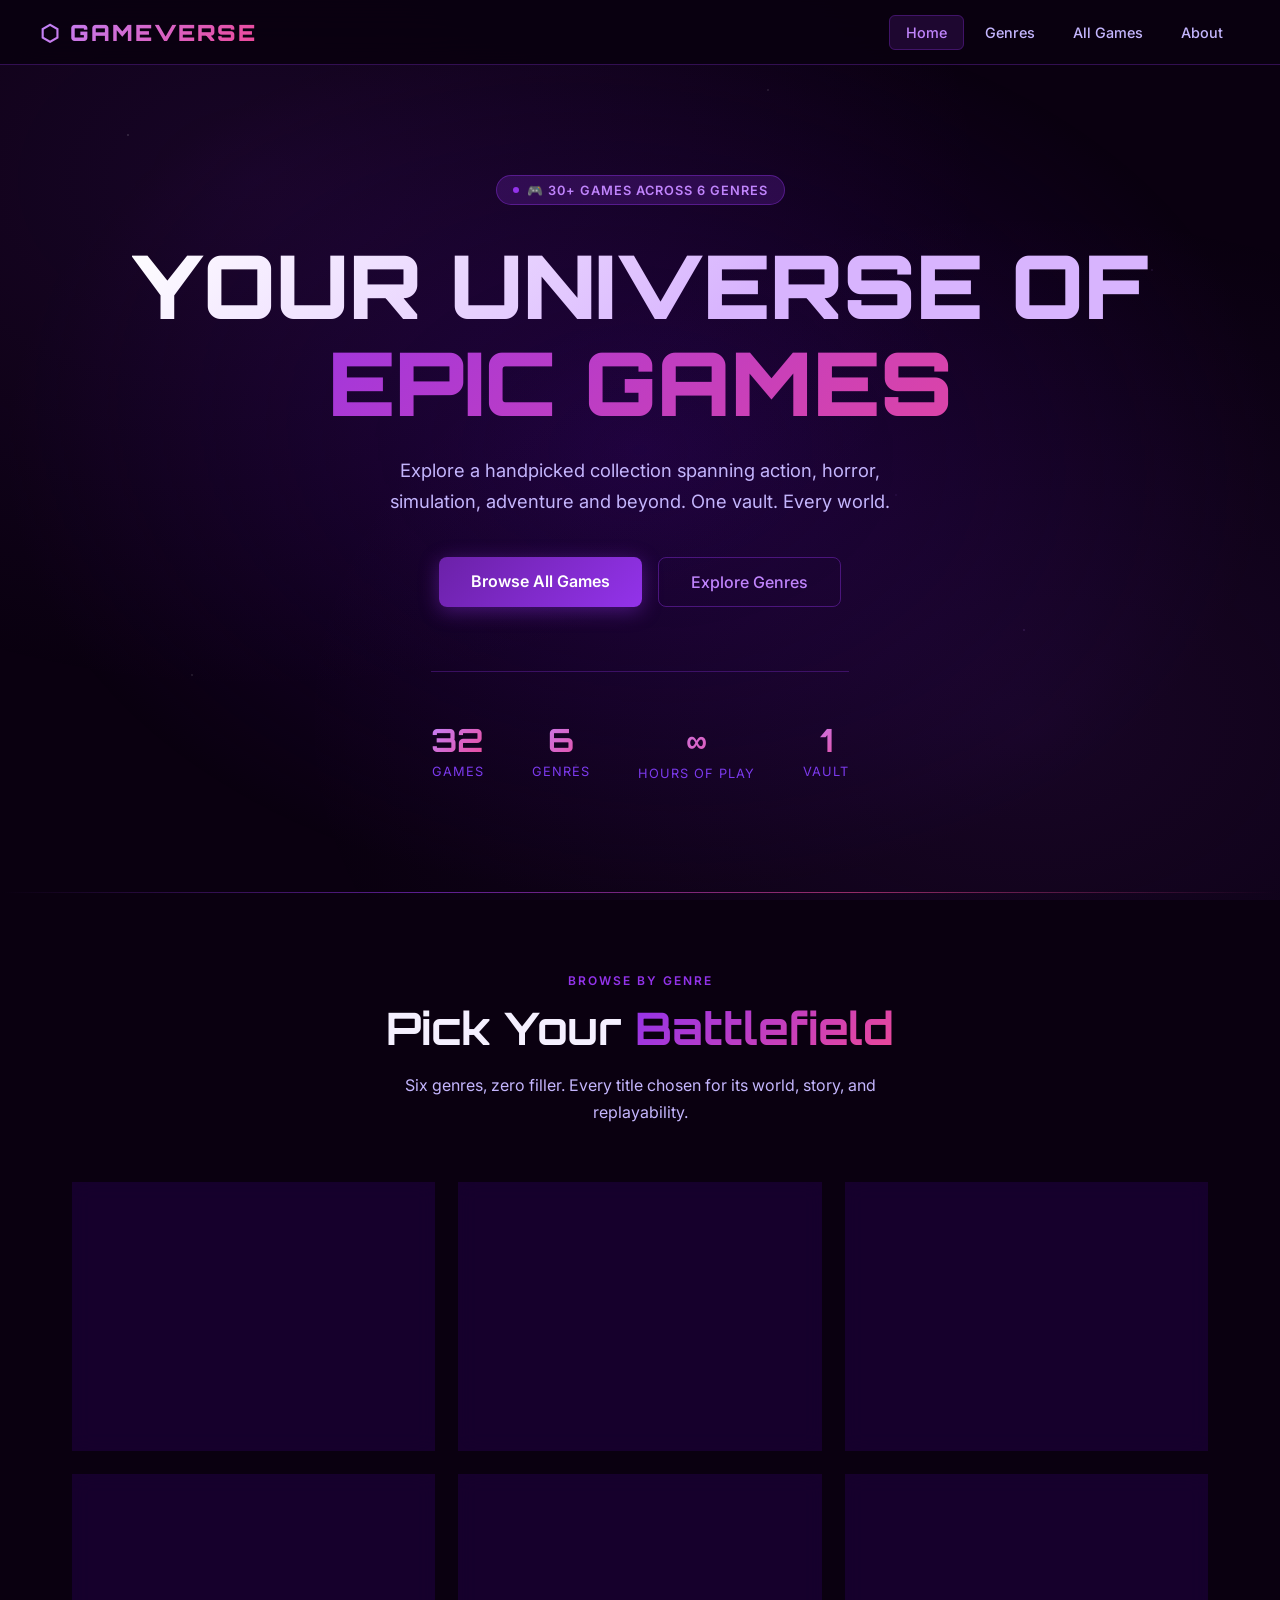
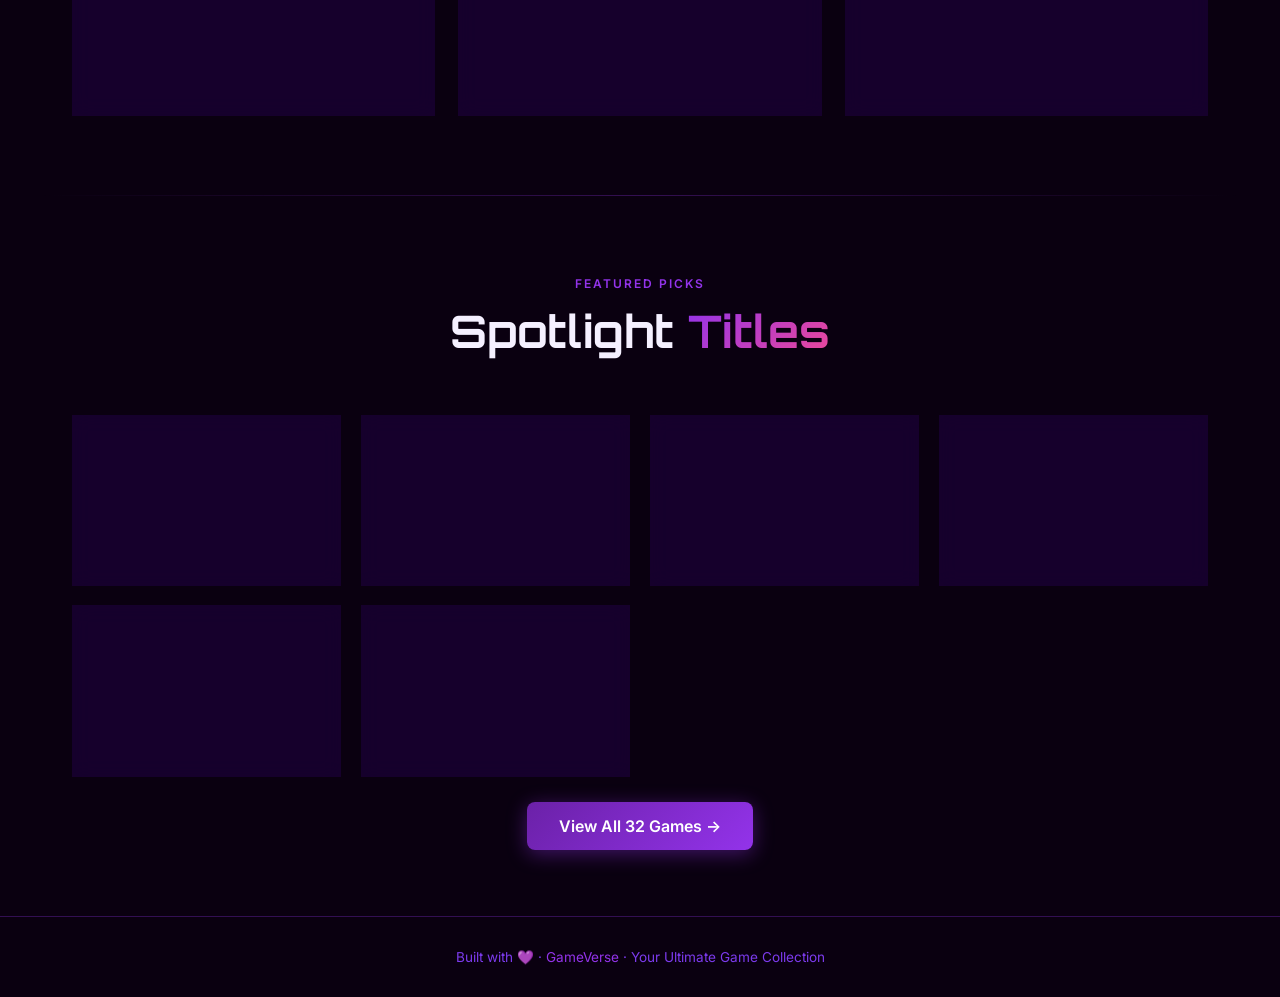
<file: index.html>
<!DOCTYPE html>
<html lang="en">
<head>
  <meta charset="UTF-8"/>
  <meta name="viewport" content="width=device-width, initial-scale=1.0"/>
  <title>GameVerse — The Ultimate Game Collection</title>
  <link rel="stylesheet" href="style.css"/>
</head>
<body>
 
<nav>
  <div class="nav-inner">
    <a href="index.html" class="nav-logo">⬡ GAMEVERSE</a>
    <ul class="nav-links">
      <li><a href="index.html" class="active">Home</a></li>
      <li><a href="genres.html">Genres</a></li>
      <li><a href="games.html">All Games</a></li>
      <li><a href="about.html">About</a></li>
    </ul>
  </div>
</nav>
 
<main>
  <section class="hero">
    <div class="hero-badge">🎮 30+ Games Across 6 Genres</div>
    <h1>
      <span class="line1">YOUR UNIVERSE OF</span>
      <span class="line2">EPIC GAMES</span>
    </h1>
    <p>Explore a handpicked collection spanning action, horror, simulation, adventure and beyond. One vault. Every world.</p>
    <div class="hero-actions">
      <a href="games.html" class="btn-primary">Browse All Games</a>
      <a href="genres.html" class="btn-secondary">Explore Genres</a>
    </div>
    <div class="stats-bar">
      <div class="stat-item">
        <div class="stat-number">32</div>
        <div class="stat-label">Games</div>
      </div>
      <div class="stat-item">
        <div class="stat-number">6</div>
        <div class="stat-label">Genres</div>
      </div>
      <div class="stat-item">
        <div class="stat-number">∞</div>
        <div class="stat-label">Hours of Play</div>
      </div>
      <div class="stat-item">
        <div class="stat-number">1</div>
        <div class="stat-label">Vault</div>
      </div>
    </div>
  </section>
 
  <div class="glow-line"></div>
 
  <section class="section">
    <div class="section-header reveal">
      <div class="section-label">Browse by genre</div>
      <h2 class="section-title">Pick Your <span>Battlefield</span></h2>
      <p class="section-desc">Six genres, zero filler. Every title chosen for its world, story, and replayability.</p>
    </div>
    <div class="genre-grid">
 
      <a href="genres.html#action" class="genre-card reveal" style="--genre-color: linear-gradient(90deg, #ef4444, #f97316)">
        <span class="genre-icon">⚔️</span>
        <div class="genre-name">Action</div>
        <div class="genre-count">5 Games</div>
        <div class="genre-games-preview">
          <span class="game-pill">Morbid Metal</span>
          <span class="game-pill">The Finals</span>
          <span class="game-pill">Call of Duty</span>
          <span class="game-pill">Delta Force</span>
          <span class="game-pill">Genshin Impact</span>
        </div>
      </a>
 
      <a href="genres.html#adventure" class="genre-card reveal" style="--genre-color: linear-gradient(90deg, #22c55e, #06b6d4)">
        <span class="genre-icon">🗺️</span>
        <div class="genre-name">Adventure</div>
        <div class="genre-count">6 Games</div>
        <div class="genre-games-preview">
          <span class="game-pill">Final Fantasy</span>
          <span class="game-pill">Wuthering Waves</span>
          <span class="game-pill">Hogwarts Legacy</span>
          <span class="game-pill">Tomb Raider</span>
          <span class="game-pill">One Piece: Warriors</span>
          <span class="game-pill">Uncharted</span>
        </div>
      </a>
 
      <a href="genres.html#horror" class="genre-card reveal" style="--genre-color: linear-gradient(90deg, #6b7280, #374151)">
        <span class="genre-icon">💀</span>
        <div class="genre-name">Horror</div>
        <div class="genre-count">5 Games</div>
        <div class="genre-games-preview">
          <span class="game-pill">Resident Evil</span>
          <span class="game-pill">Don't Starve Together</span>
          <span class="game-pill">Phasmophobia</span>
          <span class="game-pill">Backrooms</span>
          <span class="game-pill">Poppy Playtime</span>
        </div>
      </a>
 
      <a href="genres.html#simulation" class="genre-card reveal" style="--genre-color: linear-gradient(90deg, #06b6d4, #3b82f6)">
        <span class="genre-icon">🌿</span>
        <div class="genre-name">Simulation</div>
        <div class="genre-count">5 Games</div>
        <div class="genre-games-preview">
          <span class="game-pill">Stardew Valley</span>
          <span class="game-pill">Raft</span>
          <span class="game-pill">House Flipper</span>
          <span class="game-pill">PowerWash Sim</span>
          <span class="game-pill">The Sims 4</span>
        </div>
      </a>
 
      <a href="genres.html#psychological" class="genre-card reveal" style="--genre-color: linear-gradient(90deg, #a855f7, #ec4899)">
        <span class="genre-icon">🧠</span>
        <div class="genre-name">Psychological Horror</div>
        <div class="genre-count">5 Games</div>
        <div class="genre-games-preview">
          <span class="game-pill">Silent Hill</span>
          <span class="game-pill">Outlast</span>
          <span class="game-pill">Alien Isolation</span>
          <span class="game-pill">Lethal Company</span>
          <span class="game-pill">Lucid Blocks</span>
        </div>
      </a>
 
      <a href="genres.html#puzzle" class="genre-card reveal" style="--genre-color: linear-gradient(90deg, #fbbf24, #f59e0b)">
        <span class="genre-icon">🧩</span>
        <div class="genre-name">Puzzle / Indie</div>
        <div class="genre-count">6 Games</div>
        <div class="genre-games-preview">
          <span class="game-pill">Inside</span>
          <span class="game-pill">It Takes Two</span>
          <span class="game-pill">Limbo</span>
          <span class="game-pill">Reanimal</span>
        </div>
      </a>
 
    </div>
  </section>
 
  <div class="divider"></div>
 
  <section class="section">
    <div class="section-header reveal">
      <div class="section-label">Featured picks</div>
      <h2 class="section-title">Spotlight <span>Titles</span></h2>
    </div>
    <div class="games-grid">
      <div class="game-card reveal">
        <span class="game-genre-badge badge-horror">Horror</span>
        <div class="game-title">Resident Evil</div>
        <div class="game-desc">A legendary survival horror franchise. Fight bioweapons, solve puzzles, and barely survive.</div>
      </div>
      <div class="game-card reveal">
        <span class="game-genre-badge badge-adventure">Adventure</span>
        <div class="game-title">Hogwarts Legacy</div>
        <div class="game-desc">Live your life as a Hogwarts student. An open world RPG set in the Wizarding World.</div>
      </div>
      <div class="game-card reveal">
        <span class="game-genre-badge badge-simulation">Simulation</span>
        <div class="game-title">Stardew Valley</div>
        <div class="game-desc">Build the farm of your dreams. One of the most relaxing and deep indie games ever made.</div>
      </div>
      <div class="game-card reveal">
        <span class="game-genre-badge badge-psychological">Psychological</span>
        <div class="game-title">Silent Hill</div>
        <div class="game-desc">A fog-covered nightmare that defined the genre. Psychological horror at its absolute finest.</div>
      </div>
      <div class="game-card reveal">
        <span class="game-genre-badge badge-action">Action</span>
        <div class="game-title">Genshin Impact</div>
        <div class="game-desc">A massive open-world gacha RPG with stunning visuals and an ever-expanding story.</div>
      </div>
      <div class="game-card reveal">
        <span class="game-genre-badge badge-puzzle">Puzzle</span>
        <div class="game-title">It Takes Two</div>
        <div class="game-desc">A genre-defying co-op platformer. Creative, emotional, and endlessly inventive.</div>
      </div>
    </div>
    <div style="text-align:center;margin-top:2.5rem">
      <a href="games.html" class="btn-primary">View All 32 Games →</a>
    </div>
  </section>
</main>
 
<footer>
  <p>Built with 💜 · <span>GameVerse</span> · Your Ultimate Game Collection</p>
</footer>
 
<script>
const observer = new IntersectionObserver(entries => {
  entries.forEach(e => { if(e.isIntersecting) e.target.classList.add('visible'); });
}, { threshold: 0.1 });
document.querySelectorAll('.reveal').forEach(el => observer.observe(el));
</script>
</body>
</html>
</file>
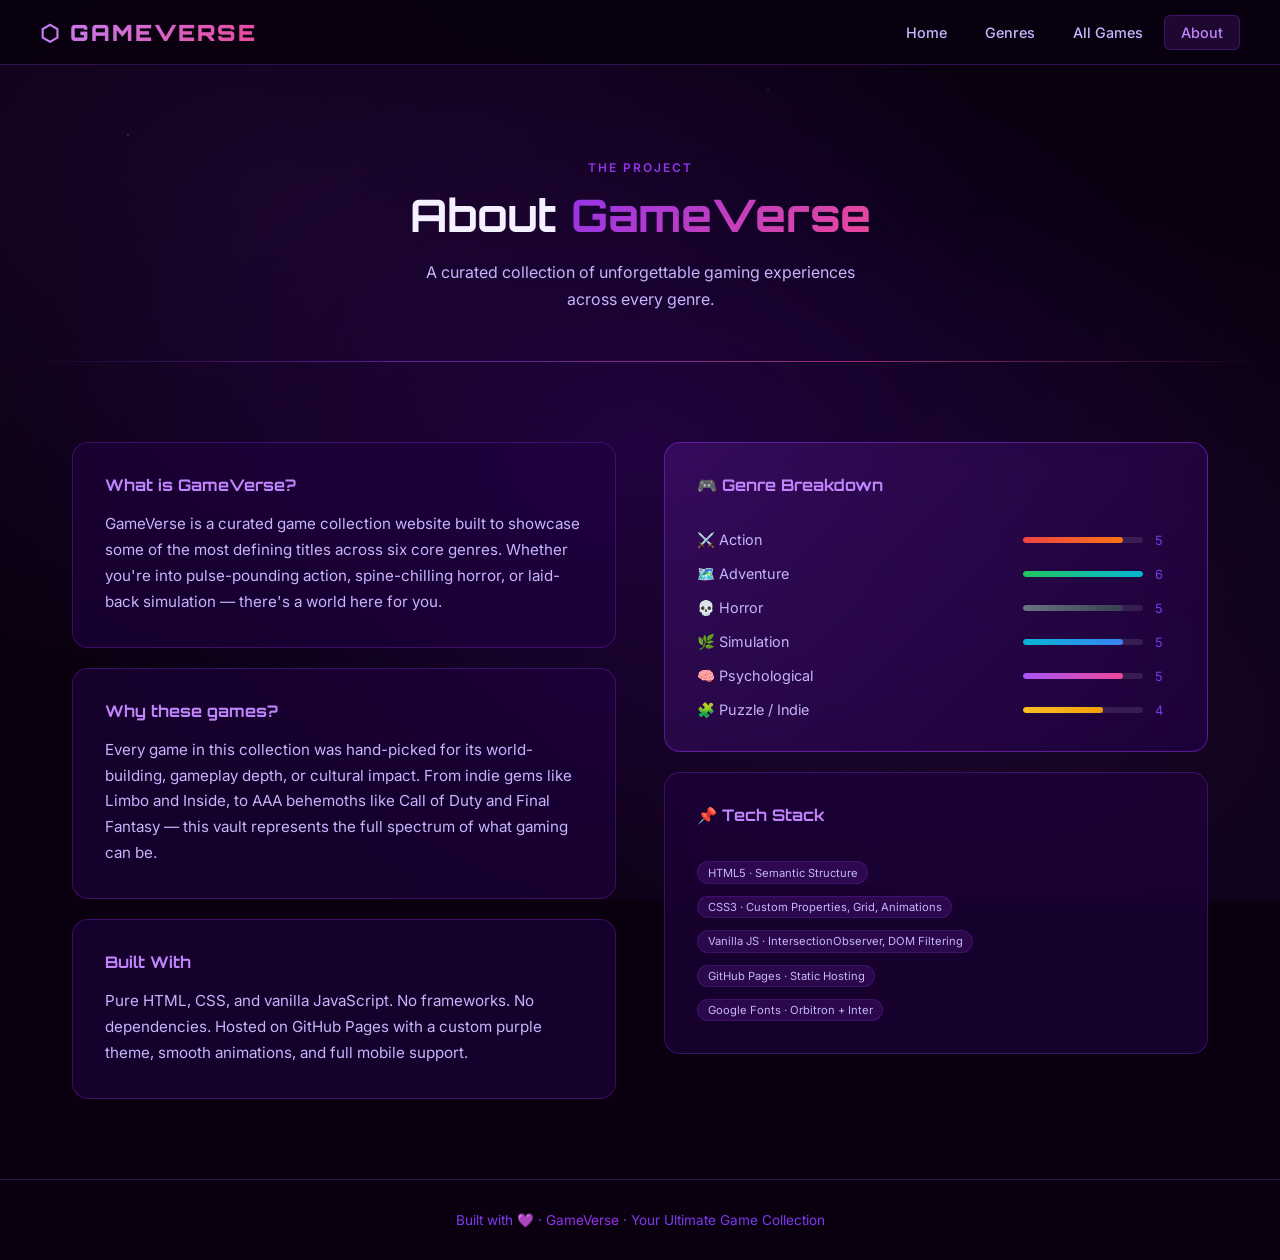
<file: about.html>
<!DOCTYPE html>
<html lang="en">
<head>
  <meta charset="UTF-8"/>
  <meta name="viewport" content="width=device-width, initial-scale=1.0"/>
  <title>About — GameVerse</title>
  <link rel="stylesheet" href="style.css"/>
</head>
<body>

<nav>
  <div class="nav-inner">
    <a href="index.html" class="nav-logo">⬡ GAMEVERSE</a>
    <ul class="nav-links">
      <li><a href="index.html">Home</a></li>
      <li><a href="genres.html">Genres</a></li>
      <li><a href="games.html">All Games</a></li>
      <li><a href="about.html" class="active">About</a></li>
    </ul>
  </div>
</nav>

<main>
  <div class="page-header">
    <div class="section-label">The Project</div>
    <h1 class="section-title">About <span>GameVerse</span></h1>
    <p class="section-desc">A curated collection of unforgettable gaming experiences across every genre.</p>
  </div>

  <div class="glow-line"></div>

  <section class="section">
    <div class="about-grid">
      <div>
        <div class="about-card reveal">
          <h3>What is GameVerse?</h3>
          <p>GameVerse is a curated game collection website built to showcase some of the most defining titles across six core genres. Whether you're into pulse-pounding action, spine-chilling horror, or laid-back simulation — there's a world here for you.</p>
        </div>
        <br/>
        <div class="about-card reveal">
          <h3>Why these games?</h3>
          <p>Every game in this collection was hand-picked for its world-building, gameplay depth, or cultural impact. From indie gems like Limbo and Inside, to AAA behemoths like Call of Duty and Final Fantasy — this vault represents the full spectrum of what gaming can be.</p>
        </div>
        <br/>
        <div class="about-card reveal">
          <h3>Built With</h3>
          <p>Pure HTML, CSS, and vanilla JavaScript. No frameworks. No dependencies. Hosted on GitHub Pages with a custom purple theme, smooth animations, and full mobile support.</p>
        </div>
      </div>
      <div>
        <div class="about-card reveal" style="background: linear-gradient(135deg, rgba(107,33,168,0.3), rgba(30,0,64,0.8)); border-color: rgba(147,51,234,0.5)">
          <h3>🎮 Genre Breakdown</h3>
          <br/>
          <div style="display:flex;flex-direction:column;gap:1rem">
            <div style="display:flex;justify-content:space-between;align-items:center">
              <span style="color:var(--text-secondary);font-size:0.9rem">⚔️ Action</span>
              <div style="display:flex;align-items:center;gap:0.75rem">
                <div style="width:120px;height:6px;background:rgba(255,255,255,0.1);border-radius:3px;overflow:hidden"><div style="width:83%;height:100%;background:linear-gradient(90deg,#ef4444,#f97316);border-radius:3px"></div></div>
                <span style="color:var(--text-muted);font-size:0.8rem;min-width:20px">5</span>
              </div>
            </div>
            <div style="display:flex;justify-content:space-between;align-items:center">
              <span style="color:var(--text-secondary);font-size:0.9rem">🗺️ Adventure</span>
              <div style="display:flex;align-items:center;gap:0.75rem">
                <div style="width:120px;height:6px;background:rgba(255,255,255,0.1);border-radius:3px;overflow:hidden"><div style="width:100%;height:100%;background:linear-gradient(90deg,#22c55e,#06b6d4);border-radius:3px"></div></div>
                <span style="color:var(--text-muted);font-size:0.8rem;min-width:20px">6</span>
              </div>
            </div>
            <div style="display:flex;justify-content:space-between;align-items:center">
              <span style="color:var(--text-secondary);font-size:0.9rem">💀 Horror</span>
              <div style="display:flex;align-items:center;gap:0.75rem">
                <div style="width:120px;height:6px;background:rgba(255,255,255,0.1);border-radius:3px;overflow:hidden"><div style="width:83%;height:100%;background:linear-gradient(90deg,#6b7280,#374151);border-radius:3px"></div></div>
                <span style="color:var(--text-muted);font-size:0.8rem;min-width:20px">5</span>
              </div>
            </div>
            <div style="display:flex;justify-content:space-between;align-items:center">
              <span style="color:var(--text-secondary);font-size:0.9rem">🌿 Simulation</span>
              <div style="display:flex;align-items:center;gap:0.75rem">
                <div style="width:120px;height:6px;background:rgba(255,255,255,0.1);border-radius:3px;overflow:hidden"><div style="width:83%;height:100%;background:linear-gradient(90deg,#06b6d4,#3b82f6);border-radius:3px"></div></div>
                <span style="color:var(--text-muted);font-size:0.8rem;min-width:20px">5</span>
              </div>
            </div>
            <div style="display:flex;justify-content:space-between;align-items:center">
              <span style="color:var(--text-secondary);font-size:0.9rem">🧠 Psychological</span>
              <div style="display:flex;align-items:center;gap:0.75rem">
                <div style="width:120px;height:6px;background:rgba(255,255,255,0.1);border-radius:3px;overflow:hidden"><div style="width:83%;height:100%;background:linear-gradient(90deg,#a855f7,#ec4899);border-radius:3px"></div></div>
                <span style="color:var(--text-muted);font-size:0.8rem;min-width:20px">5</span>
              </div>
            </div>
            <div style="display:flex;justify-content:space-between;align-items:center">
              <span style="color:var(--text-secondary);font-size:0.9rem">🧩 Puzzle / Indie</span>
              <div style="display:flex;align-items:center;gap:0.75rem">
                <div style="width:120px;height:6px;background:rgba(255,255,255,0.1);border-radius:3px;overflow:hidden"><div style="width:67%;height:100%;background:linear-gradient(90deg,#fbbf24,#f59e0b);border-radius:3px"></div></div>
                <span style="color:var(--text-muted);font-size:0.8rem;min-width:20px">4</span>
              </div>
            </div>
          </div>
        </div>
        <br/>
        <div class="about-card reveal">
          <h3>📌 Tech Stack</h3>
          <br/>
          <div style="display:flex;flex-direction:column;gap:0.75rem">
            <div class="game-pill" style="display:inline-block;width:fit-content">HTML5 · Semantic Structure</div>
            <div class="game-pill" style="display:inline-block;width:fit-content">CSS3 · Custom Properties, Grid, Animations</div>
            <div class="game-pill" style="display:inline-block;width:fit-content">Vanilla JS · IntersectionObserver, DOM Filtering</div>
            <div class="game-pill" style="display:inline-block;width:fit-content">GitHub Pages · Static Hosting</div>
            <div class="game-pill" style="display:inline-block;width:fit-content">Google Fonts · Orbitron + Inter</div>
          </div>
        </div>
      </div>
    </div>
  </section>
</main>

<footer>
  <p>Built with 💜 · <span>GameVerse</span> · Your Ultimate Game Collection</p>
</footer>

<script>
const observer = new IntersectionObserver(entries => {
  entries.forEach(e => { if(e.isIntersecting) e.target.classList.add('visible'); });
}, { threshold: 0.1 });
document.querySelectorAll('.reveal').forEach(el => observer.observe(el));
</script>
</body>
</html>
</file>
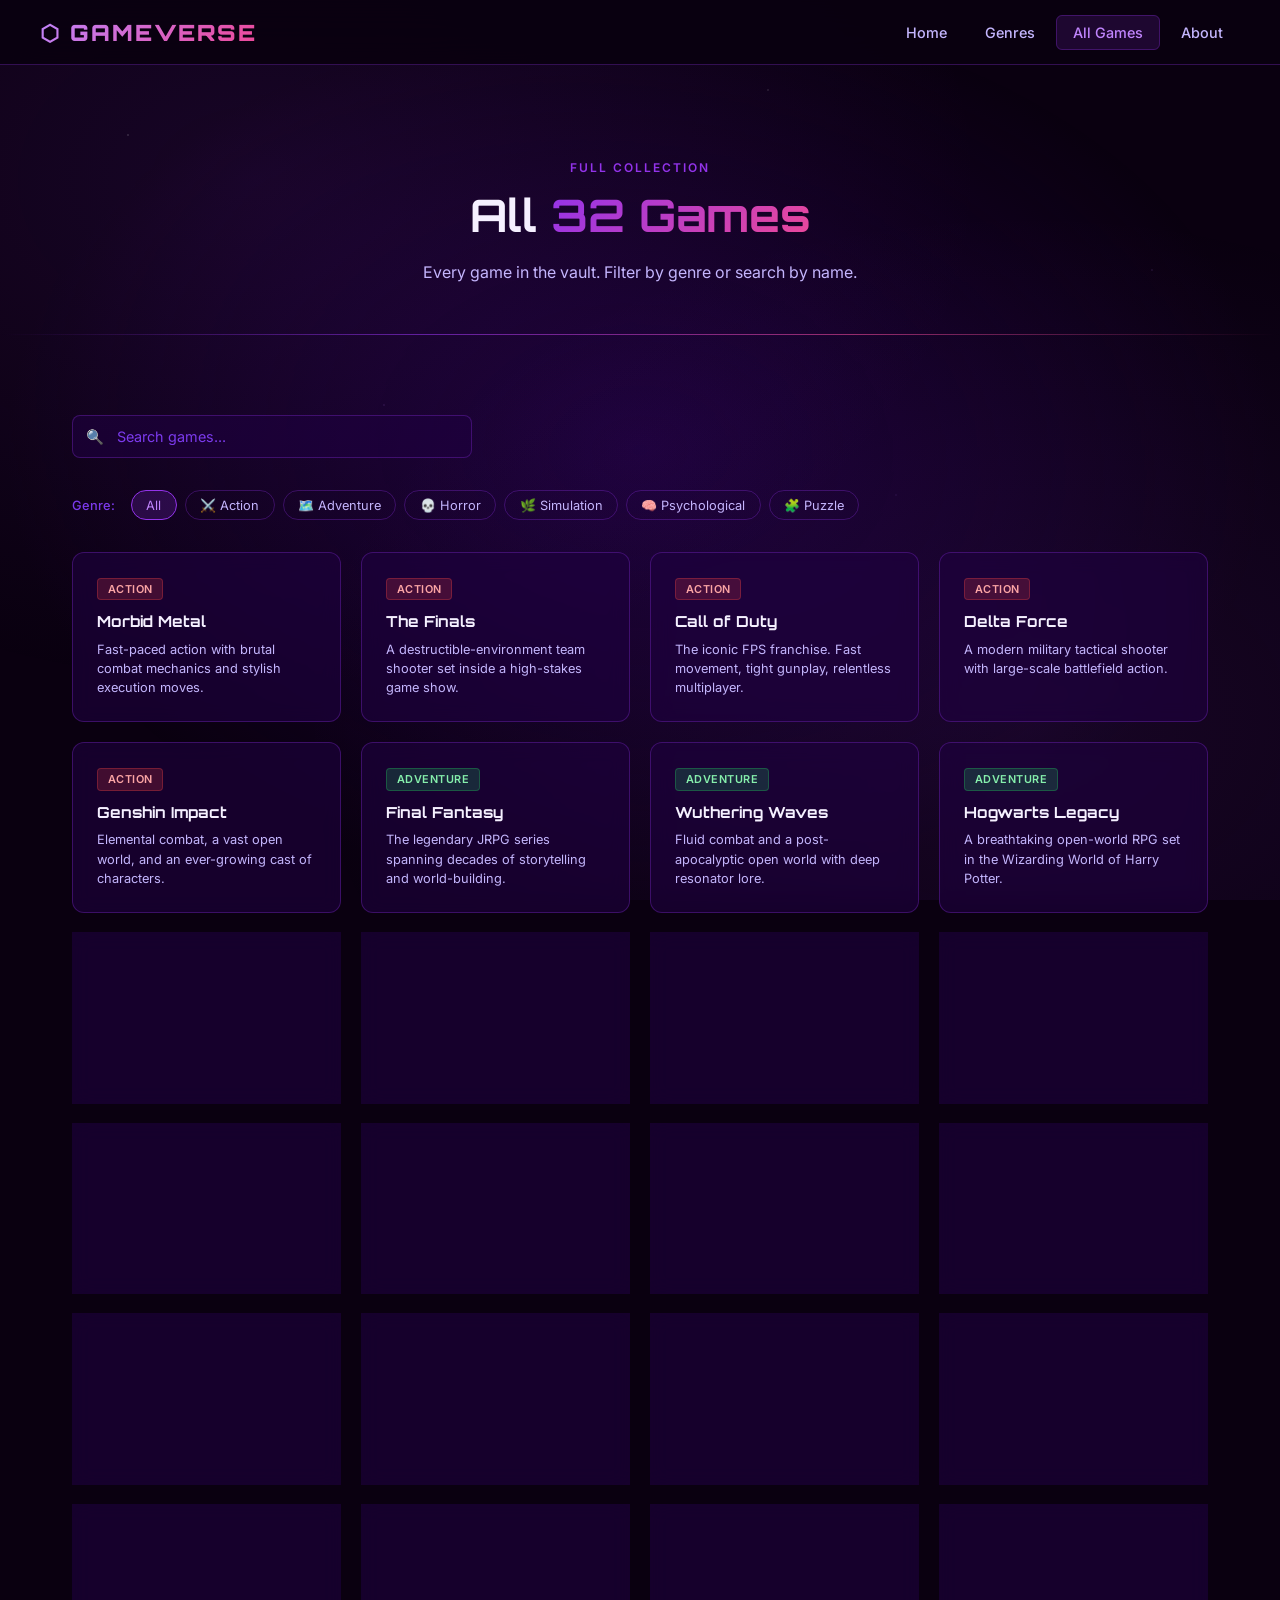
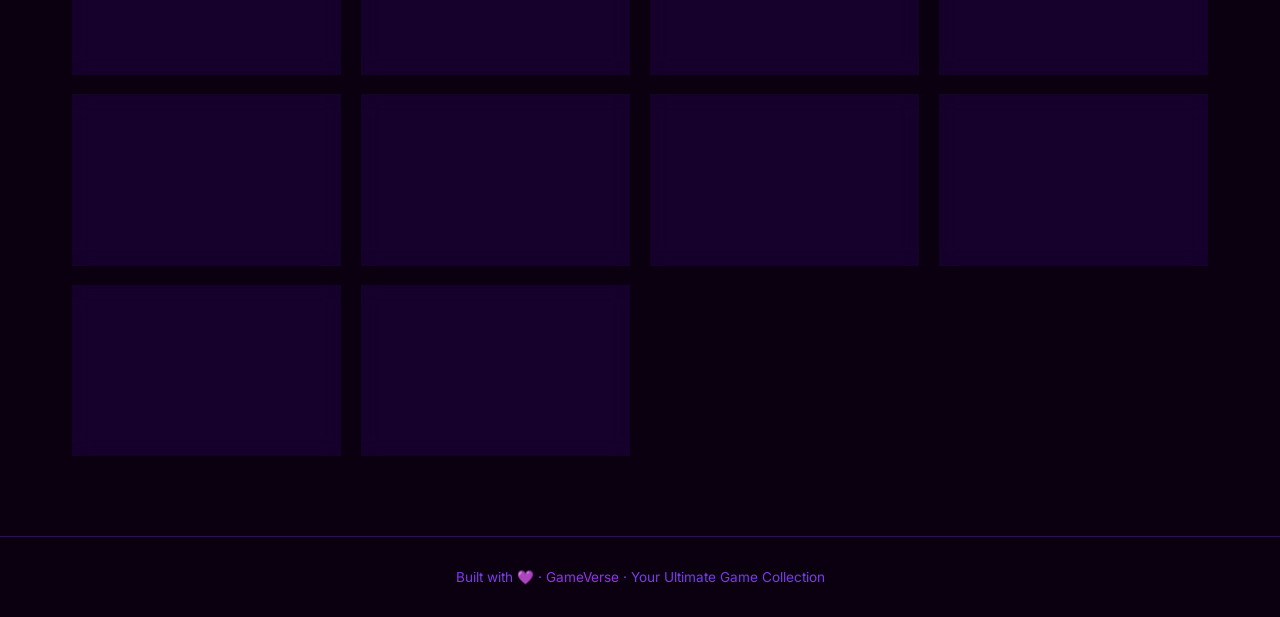
<file: games.html>
<!DOCTYPE html>
<html lang="en">
<head>
  <meta charset="UTF-8"/>
  <meta name="viewport" content="width=device-width, initial-scale=1.0"/>
  <title>All Games — GameVerse</title>
  <link rel="stylesheet" href="style.css"/>
</head>
<body>

<nav>
  <div class="nav-inner">
    <a href="index.html" class="nav-logo">⬡ GAMEVERSE</a>
    <ul class="nav-links">
      <li><a href="index.html">Home</a></li>
      <li><a href="genres.html">Genres</a></li>
      <li><a href="games.html" class="active">All Games</a></li>
      <li><a href="about.html">About</a></li>
    </ul>
  </div>
</nav>

<main>
  <div class="page-header">
    <div class="section-label">Full Collection</div>
    <h1 class="section-title">All <span>32 Games</span></h1>
    <p class="section-desc">Every game in the vault. Filter by genre or search by name.</p>
  </div>

  <div class="glow-line"></div>

  <section class="section">
    <div class="search-box">
      <span class="search-icon">🔍</span>
      <input type="text" id="search" placeholder="Search games..." oninput="filterGames()"/>
    </div>

    <div class="filter-bar">
      <span class="filter-label">Genre:</span>
      <button class="filter-btn active" onclick="setFilter('all', this)">All</button>
      <button class="filter-btn" onclick="setFilter('action', this)">⚔️ Action</button>
      <button class="filter-btn" onclick="setFilter('adventure', this)">🗺️ Adventure</button>
      <button class="filter-btn" onclick="setFilter('horror', this)">💀 Horror</button>
      <button class="filter-btn" onclick="setFilter('simulation', this)">🌿 Simulation</button>
      <button class="filter-btn" onclick="setFilter('psychological', this)">🧠 Psychological</button>
      <button class="filter-btn" onclick="setFilter('puzzle', this)">🧩 Puzzle</button>
    </div>

    <div class="games-grid" id="games-grid">

      <div class="game-card reveal" data-genre="action">
        <span class="game-genre-badge badge-action">Action</span>
        <div class="game-title">Morbid Metal</div>
        <div class="game-desc">Fast-paced action with brutal combat mechanics and stylish execution moves.</div>
      </div>

      <div class="game-card reveal" data-genre="action">
        <span class="game-genre-badge badge-action">Action</span>
        <div class="game-title">The Finals</div>
        <div class="game-desc">A destructible-environment team shooter set inside a high-stakes game show.</div>
      </div>

      <div class="game-card reveal" data-genre="action">
        <span class="game-genre-badge badge-action">Action</span>
        <div class="game-title">Call of Duty</div>
        <div class="game-desc">The iconic FPS franchise. Fast movement, tight gunplay, relentless multiplayer.</div>
      </div>

      <div class="game-card reveal" data-genre="action">
        <span class="game-genre-badge badge-action">Action</span>
        <div class="game-title">Delta Force</div>
        <div class="game-desc">A modern military tactical shooter with large-scale battlefield action.</div>
      </div>

      <div class="game-card reveal" data-genre="action">
        <span class="game-genre-badge badge-action">Action</span>
        <div class="game-title">Genshin Impact</div>
        <div class="game-desc">Elemental combat, a vast open world, and an ever-growing cast of characters.</div>
      </div>

      <div class="game-card reveal" data-genre="adventure">
        <span class="game-genre-badge badge-adventure">Adventure</span>
        <div class="game-title">Final Fantasy</div>
        <div class="game-desc">The legendary JRPG series spanning decades of storytelling and world-building.</div>
      </div>

      <div class="game-card reveal" data-genre="adventure">
        <span class="game-genre-badge badge-adventure">Adventure</span>
        <div class="game-title">Wuthering Waves</div>
        <div class="game-desc">Fluid combat and a post-apocalyptic open world with deep resonator lore.</div>
      </div>

      <div class="game-card reveal" data-genre="adventure">
        <span class="game-genre-badge badge-adventure">Adventure</span>
        <div class="game-title">Hogwarts Legacy</div>
        <div class="game-desc">A breathtaking open-world RPG set in the Wizarding World of Harry Potter.</div>
      </div>

      <div class="game-card reveal" data-genre="adventure">
        <span class="game-genre-badge badge-adventure">Adventure</span>
        <div class="game-title">Tomb Raider</div>
        <div class="game-desc">Lara Croft's iconic adventure across ancient ruins, tombs, and lost civilisations.</div>
      </div>

      <div class="game-card reveal" data-genre="adventure">
        <span class="game-genre-badge badge-adventure">Adventure</span>
        <div class="game-title">One Piece: Warriors</div>
        <div class="game-desc">Slash through thousands of enemies as your favourite Straw Hat pirates.</div>
      </div>

      <div class="game-card reveal" data-genre="adventure">
        <span class="game-genre-badge badge-adventure">Adventure</span>
        <div class="game-title">Uncharted</div>
        <div class="game-desc">Nathan Drake's globe-trotting treasure hunt with Hollywood-grade set pieces.</div>
      </div>

      <div class="game-card reveal" data-genre="horror">
        <span class="game-genre-badge badge-horror">Horror</span>
        <div class="game-title">Resident Evil</div>
        <div class="game-desc">Survival horror royalty. Tight resources, terrifying enemies, puzzle-solving under pressure.</div>
      </div>

      <div class="game-card reveal" data-genre="horror">
        <span class="game-genre-badge badge-horror">Horror</span>
        <div class="game-title">Don't Starve Together</div>
        <div class="game-desc">Cooperatively survive a gothic wilderness that wants you dead. Strange and brilliant.</div>
      </div>

      <div class="game-card reveal" data-genre="horror">
        <span class="game-genre-badge badge-horror">Horror</span>
        <div class="game-title">Phasmophobia</div>
        <div class="game-desc">Co-op ghost hunting that makes you paranoid of every shadow and sound.</div>
      </div>

      <div class="game-card reveal" data-genre="horror">
        <span class="game-genre-badge badge-horror">Horror</span>
        <div class="game-title">Backrooms</div>
        <div class="game-desc">Explore the unsettling liminal spaces of the internet's most haunting myth.</div>
      </div>

      <div class="game-card reveal" data-genre="horror">
        <span class="game-genre-badge badge-horror">Horror</span>
        <div class="game-title">Poppy Playtime</div>
        <div class="game-desc">Navigate a derelict toy factory being stalked by its monstrous former residents.</div>
      </div>

      <div class="game-card reveal" data-genre="simulation">
        <span class="game-genre-badge badge-simulation">Simulation</span>
        <div class="game-title">Stardew Valley</div>
        <div class="game-desc">Farm, fish, build relationships, and lose hundreds of hours to this indie masterpiece.</div>
      </div>

      <div class="game-card reveal" data-genre="simulation">
        <span class="game-genre-badge badge-simulation">Simulation</span>
        <div class="game-title">Raft</div>
        <div class="game-desc">Survive on the open ocean by expanding your raft while sharks circle below.</div>
      </div>

      <div class="game-card reveal" data-genre="simulation">
        <span class="game-genre-badge badge-simulation">Simulation</span>
        <div class="game-title">House Flipper</div>
        <div class="game-desc">Buy, renovate, and sell properties. Oddly satisfying and endlessly replayable.</div>
      </div>

      <div class="game-card reveal" data-genre="simulation">
        <span class="game-genre-badge badge-simulation">Simulation</span>
        <div class="game-title">PowerWash Simulator</div>
        <div class="game-desc">Clean everything. Absolutely everything. Strangely one of the most relaxing games ever.</div>
      </div>

      <div class="game-card reveal" data-genre="simulation">
        <span class="game-genre-badge badge-simulation">Simulation</span>
        <div class="game-title">The Sims 4</div>
        <div class="game-desc">Build lives, homes, and stories in the world's most iconic life simulation.</div>
      </div>

      <div class="game-card reveal" data-genre="psychological">
        <span class="game-genre-badge badge-psychological">Psychological</span>
        <div class="game-title">Silent Hill</div>
        <div class="game-desc">Fog-drenched nightmare towns that reflect your inner demons. The pinnacle of the genre.</div>
      </div>

      <div class="game-card reveal" data-genre="psychological">
        <span class="game-genre-badge badge-psychological">Psychological</span>
        <div class="game-title">The Outlast</div>
        <div class="game-desc">No weapons. Only a camera. And a psychiatric hospital full of horrors.</div>
      </div>

      <div class="game-card reveal" data-genre="psychological">
        <span class="game-genre-badge badge-psychological">Psychological</span>
        <div class="game-title">Alien Isolation</div>
        <div class="game-desc">Survive aboard Sevastopol station with one Xenomorph that never stops hunting you.</div>
      </div>

      <div class="game-card reveal" data-genre="psychological">
        <span class="game-genre-badge badge-psychological">Psychological</span>
        <div class="game-title">Lethal Company</div>
        <div class="game-desc">Scrap-collecting on moons that are trying to kill your entire crew. Chaotic and terrifying.</div>
      </div>

      <div class="game-card reveal" data-genre="psychological">
        <span class="game-genre-badge badge-psychological">Psychological</span>
        <div class="game-title">Lucid Blocks</div>
        <div class="game-desc">A surreal puzzle experience that blurs the line between reality and dream.</div>
      </div>

      <div class="game-card reveal" data-genre="puzzle">
        <span class="game-genre-badge badge-puzzle">Puzzle / Indie</span>
        <div class="game-title">Reanimal</div>
        <div class="game-desc">A co-op horror game featuring unsettling creature design and atmospheric dread.</div>
      </div>

      <div class="game-card reveal" data-genre="puzzle">
        <span class="game-genre-badge badge-puzzle">Puzzle / Indie</span>
        <div class="game-title">Inside</div>
        <div class="game-desc">A wordless, dystopian nightmare with one of gaming's most disturbing endings.</div>
      </div>

      <div class="game-card reveal" data-genre="puzzle">
        <span class="game-genre-badge badge-puzzle">Puzzle / Indie</span>
        <div class="game-title">It Takes Two</div>
        <div class="game-desc">A mechanical marvel of co-op game design. Every chapter reinvents the rules.</div>
      </div>

      <div class="game-card reveal" data-genre="puzzle">
        <span class="game-genre-badge badge-puzzle">Puzzle / Indie</span>
        <div class="game-title">Limbo</div>
        <div class="game-desc">A boy lost in a dark, monochrome world. Atmospheric, minimal, and unforgettable.</div>
      </div>

    </div>

    <p id="no-results" style="display:none;text-align:center;color:var(--text-muted);padding:3rem">No games found. Try a different search.</p>
  </section>
</main>

<footer>
  <p>Built with 💜 · <span>GameVerse</span> · Your Ultimate Game Collection</p>
</footer>

<script>
let activeFilter = 'all';

const observer = new IntersectionObserver(entries => {
  entries.forEach(e => { if(e.isIntersecting) e.target.classList.add('visible'); });
}, { threshold: 0.05 });
document.querySelectorAll('.reveal').forEach(el => observer.observe(el));

function setFilter(genre, btn) {
  activeFilter = genre;
  document.querySelectorAll('.filter-btn').forEach(b => b.classList.remove('active'));
  btn.classList.add('active');
  filterGames();
}

function filterGames() {
  const query = document.getElementById('search').value.toLowerCase();
  const cards = document.querySelectorAll('.game-card');
  let visible = 0;
  cards.forEach(card => {
    const genreMatch = activeFilter === 'all' || card.dataset.genre === activeFilter;
    const textMatch = card.querySelector('.game-title').textContent.toLowerCase().includes(query);
    const show = genreMatch && textMatch;
    card.style.display = show ? '' : 'none';
    if(show) visible++;
  });
  document.getElementById('no-results').style.display = visible === 0 ? 'block' : 'none';
}
</script>
</body>
</html>
</file>
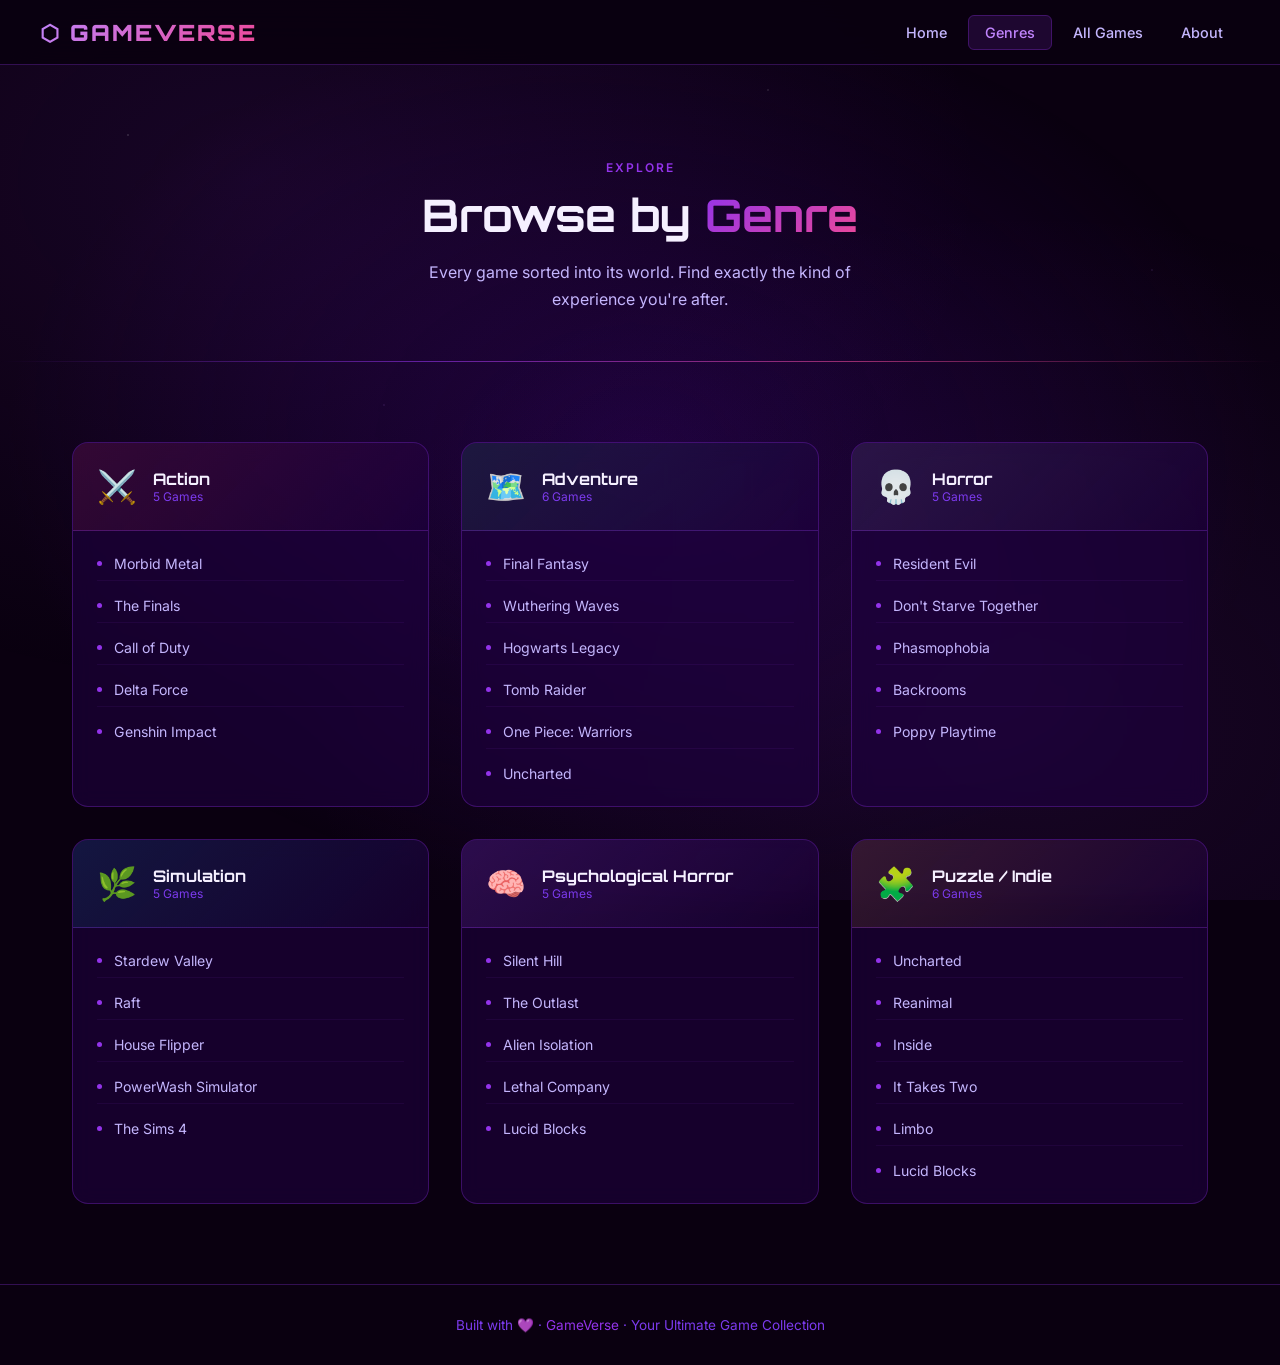
<file: genres.html>
<!DOCTYPE html>
<html lang="en">
<head>
  <meta charset="UTF-8"/>
  <meta name="viewport" content="width=device-width, initial-scale=1.0"/>
  <title>Genres — GameVerse</title>
  <link rel="stylesheet" href="style.css"/>
</head>
<body>
 
<nav>
  <div class="nav-inner">
    <a href="index.html" class="nav-logo">⬡ GAMEVERSE</a>
    <ul class="nav-links">
      <li><a href="index.html">Home</a></li>
      <li><a href="genres.html" class="active">Genres</a></li>
      <li><a href="games.html">All Games</a></li>
      <li><a href="about.html">About</a></li>
    </ul>
  </div>
</nav>
 
<main>
  <div class="page-header">
    <div class="section-label">Explore</div>
    <h1 class="section-title">Browse by <span>Genre</span></h1>
    <p class="section-desc">Every game sorted into its world. Find exactly the kind of experience you're after.</p>
  </div>
 
  <div class="glow-line"></div>
 
  <section class="section">
    <div class="genre-hero-grid">
 
      <!-- ACTION -->
      <div class="genre-section-block reveal" id="action">
        <div class="genre-block-header" style="background: linear-gradient(135deg, rgba(239,68,68,0.12), transparent)">
          <span class="genre-block-icon">⚔️</span>
          <div>
            <div class="genre-block-title">Action</div>
            <div class="genre-block-count">5 Games</div>
          </div>
        </div>
        <div class="genre-block-games">
          <div class="genre-game-item"><span class="genre-game-dot"></span>Morbid Metal</div>
          <div class="genre-game-item"><span class="genre-game-dot"></span>The Finals</div>
          <div class="genre-game-item"><span class="genre-game-dot"></span>Call of Duty</div>
          <div class="genre-game-item"><span class="genre-game-dot"></span>Delta Force</div>
          <div class="genre-game-item"><span class="genre-game-dot"></span>Genshin Impact</div>
        </div>
      </div>
 
      <!-- ADVENTURE -->
      <div class="genre-section-block reveal" id="adventure">
        <div class="genre-block-header" style="background: linear-gradient(135deg, rgba(34,197,94,0.12), transparent)">
          <span class="genre-block-icon">🗺️</span>
          <div>
            <div class="genre-block-title">Adventure</div>
            <div class="genre-block-count">6 Games</div>
          </div>
        </div>
        <div class="genre-block-games">
          <div class="genre-game-item"><span class="genre-game-dot"></span>Final Fantasy</div>
          <div class="genre-game-item"><span class="genre-game-dot"></span>Wuthering Waves</div>
          <div class="genre-game-item"><span class="genre-game-dot"></span>Hogwarts Legacy</div>
          <div class="genre-game-item"><span class="genre-game-dot"></span>Tomb Raider</div>
          <div class="genre-game-item"><span class="genre-game-dot"></span>One Piece: Warriors</div>
          <div class="genre-game-item"><span class="genre-game-dot"></span>Uncharted</div>
        </div>
      </div>
 
      <!-- HORROR -->
      <div class="genre-section-block reveal" id="horror">
        <div class="genre-block-header" style="background: linear-gradient(135deg, rgba(107,114,128,0.18), transparent)">
          <span class="genre-block-icon">💀</span>
          <div>
            <div class="genre-block-title">Horror</div>
            <div class="genre-block-count">5 Games</div>
          </div>
        </div>
        <div class="genre-block-games">
          <div class="genre-game-item"><span class="genre-game-dot"></span>Resident Evil</div>
          <div class="genre-game-item"><span class="genre-game-dot"></span>Don't Starve Together</div>
          <div class="genre-game-item"><span class="genre-game-dot"></span>Phasmophobia</div>
          <div class="genre-game-item"><span class="genre-game-dot"></span>Backrooms</div>
          <div class="genre-game-item"><span class="genre-game-dot"></span>Poppy Playtime</div>
        </div>
      </div>
 
      <!-- SIMULATION -->
      <div class="genre-section-block reveal" id="simulation">
        <div class="genre-block-header" style="background: linear-gradient(135deg, rgba(6,182,212,0.12), transparent)">
          <span class="genre-block-icon">🌿</span>
          <div>
            <div class="genre-block-title">Simulation</div>
            <div class="genre-block-count">5 Games</div>
          </div>
        </div>
        <div class="genre-block-games">
          <div class="genre-game-item"><span class="genre-game-dot"></span>Stardew Valley</div>
          <div class="genre-game-item"><span class="genre-game-dot"></span>Raft</div>
          <div class="genre-game-item"><span class="genre-game-dot"></span>House Flipper</div>
          <div class="genre-game-item"><span class="genre-game-dot"></span>PowerWash Simulator</div>
          <div class="genre-game-item"><span class="genre-game-dot"></span>The Sims 4</div>
        </div>
      </div>
 
      <!-- PSYCHOLOGICAL HORROR -->
      <div class="genre-section-block reveal" id="psychological">
        <div class="genre-block-header" style="background: linear-gradient(135deg, rgba(168,85,247,0.15), transparent)">
          <span class="genre-block-icon">🧠</span>
          <div>
            <div class="genre-block-title">Psychological Horror</div>
            <div class="genre-block-count">5 Games</div>
          </div>
        </div>
        <div class="genre-block-games">
          <div class="genre-game-item"><span class="genre-game-dot"></span>Silent Hill</div>
          <div class="genre-game-item"><span class="genre-game-dot"></span>The Outlast</div>
          <div class="genre-game-item"><span class="genre-game-dot"></span>Alien Isolation</div>
          <div class="genre-game-item"><span class="genre-game-dot"></span>Lethal Company</div>
          <div class="genre-game-item"><span class="genre-game-dot"></span>Lucid Blocks</div>
        </div>
      </div>
 
      <!-- PUZZLE / INDIE -->
      <div class="genre-section-block reveal" id="puzzle">
        <div class="genre-block-header" style="background: linear-gradient(135deg, rgba(251,191,36,0.12), transparent)">
          <span class="genre-block-icon">🧩</span>
          <div>
            <div class="genre-block-title">Puzzle / Indie</div>
            <div class="genre-block-count">6 Games</div>
          </div>
        </div>
        <div class="genre-block-games">
          <div class="genre-game-item"><span class="genre-game-dot"></span>Uncharted</div>
          <div class="genre-game-item"><span class="genre-game-dot"></span>Reanimal</div>
          <div class="genre-game-item"><span class="genre-game-dot"></span>Inside</div>
          <div class="genre-game-item"><span class="genre-game-dot"></span>It Takes Two</div>
          <div class="genre-game-item"><span class="genre-game-dot"></span>Limbo</div>
          <div class="genre-game-item"><span class="genre-game-dot"></span>Lucid Blocks</div>
        </div>
      </div>
 
    </div>
  </section>
</main>
 
<footer>
  <p>Built with 💜 · <span>GameVerse</span> · Your Ultimate Game Collection</p>
</footer>
 
<script>
const observer = new IntersectionObserver(entries => {
  entries.forEach(e => { if(e.isIntersecting) e.target.classList.add('visible'); });
}, { threshold: 0.1 });
document.querySelectorAll('.reveal').forEach(el => observer.observe(el));
 
// Scroll to hash on load
if(location.hash) {
  setTimeout(() => {
    const el = document.querySelector(location.hash);
    if(el) el.scrollIntoView({ behavior: 'smooth', block: 'center' });
  }, 300);
}
</script>
</body>
</html>
</file>
<file: style.css>
@import url('https://fonts.googleapis.com/css2?family=Orbitron:wght@400;700;900&family=Inter:wght@300;400;500;600&display=swap');

:root {
  --purple-darkest: #0a0010;
  --purple-dark: #12002a;
  --purple-mid: #1e0040;
  --purple-accent: #6b21a8;
  --purple-bright: #9333ea;
  --purple-light: #c084fc;
  --purple-glow: #d8b4fe;
  --pink-accent: #ec4899;
  --cyan-accent: #06b6d4;
  --gold: #fbbf24;
  --text-primary: #f5f0ff;
  --text-secondary: #c4b5fd;
  --text-muted: #7c3aed;
  --card-bg: rgba(30, 0, 64, 0.6);
  --card-border: rgba(147, 51, 234, 0.3);
  --nav-bg: rgba(10, 0, 16, 0.95);
}

* { margin: 0; padding: 0; box-sizing: border-box; }

html { scroll-behavior: smooth; }

body {
  font-family: 'Inter', sans-serif;
  background: var(--purple-darkest);
  color: var(--text-primary);
  min-height: 100vh;
  overflow-x: hidden;
}

/* Animated background */
body::before {
  content: '';
  position: fixed;
  top: 0; left: 0; right: 0; bottom: 0;
  background:
    radial-gradient(ellipse at 20% 20%, rgba(107, 33, 168, 0.15) 0%, transparent 50%),
    radial-gradient(ellipse at 80% 80%, rgba(147, 51, 234, 0.1) 0%, transparent 50%),
    radial-gradient(ellipse at 50% 50%, rgba(30, 0, 64, 0.8) 0%, transparent 70%);
  z-index: -1;
  animation: bgPulse 8s ease-in-out infinite alternate;
}

@keyframes bgPulse {
  0% { opacity: 0.8; }
  100% { opacity: 1; }
}

/* Stars */
body::after {
  content: '';
  position: fixed;
  top: 0; left: 0; right: 0; bottom: 0;
  background-image:
    radial-gradient(1px 1px at 10% 15%, rgba(255,255,255,0.4) 0%, transparent 100%),
    radial-gradient(1px 1px at 30% 45%, rgba(192,132,252,0.3) 0%, transparent 100%),
    radial-gradient(1px 1px at 60% 10%, rgba(255,255,255,0.3) 0%, transparent 100%),
    radial-gradient(1px 1px at 80% 70%, rgba(192,132,252,0.4) 0%, transparent 100%),
    radial-gradient(1px 1px at 45% 85%, rgba(255,255,255,0.2) 0%, transparent 100%),
    radial-gradient(1px 1px at 90% 30%, rgba(192,132,252,0.3) 0%, transparent 100%),
    radial-gradient(1px 1px at 15% 75%, rgba(255,255,255,0.3) 0%, transparent 100%),
    radial-gradient(1px 1px at 70% 55%, rgba(192,132,252,0.2) 0%, transparent 100%);
  z-index: -1;
  animation: twinkle 4s ease-in-out infinite alternate;
}

@keyframes twinkle {
  0% { opacity: 0.5; }
  100% { opacity: 1; }
}

/* NAV */
nav {
  position: fixed;
  top: 0; left: 0; right: 0;
  z-index: 1000;
  background: var(--nav-bg);
  backdrop-filter: blur(20px);
  border-bottom: 1px solid var(--card-border);
  padding: 0 2rem;
}

.nav-inner {
  max-width: 1200px;
  margin: 0 auto;
  display: flex;
  align-items: center;
  justify-content: space-between;
  height: 64px;
}

.nav-logo {
  font-family: 'Orbitron', monospace;
  font-size: 1.4rem;
  font-weight: 900;
  background: linear-gradient(135deg, var(--purple-light), var(--pink-accent));
  -webkit-background-clip: text;
  -webkit-text-fill-color: transparent;
  text-decoration: none;
  letter-spacing: 2px;
}

.nav-links {
  display: flex;
  list-style: none;
  gap: 0.25rem;
}

.nav-links a {
  color: var(--text-secondary);
  text-decoration: none;
  padding: 0.5rem 1rem;
  border-radius: 6px;
  font-size: 0.9rem;
  font-weight: 500;
  transition: all 0.2s;
  border: 1px solid transparent;
}

.nav-links a:hover, .nav-links a.active {
  color: var(--purple-light);
  background: rgba(147, 51, 234, 0.15);
  border-color: var(--card-border);
}

/* MAIN CONTENT */
main { padding-top: 64px; }

/* HERO */
.hero {
  min-height: 92vh;
  display: flex;
  flex-direction: column;
  align-items: center;
  justify-content: center;
  text-align: center;
  padding: 4rem 2rem;
  position: relative;
}

.hero-badge {
  display: inline-flex;
  align-items: center;
  gap: 0.5rem;
  background: rgba(147, 51, 234, 0.2);
  border: 1px solid rgba(147, 51, 234, 0.4);
  color: var(--purple-light);
  padding: 0.4rem 1rem;
  border-radius: 100px;
  font-size: 0.8rem;
  font-weight: 600;
  letter-spacing: 1px;
  text-transform: uppercase;
  margin-bottom: 2rem;
  animation: fadeInDown 0.6s ease both;
}

.hero-badge::before {
  content: '';
  width: 6px; height: 6px;
  background: var(--purple-bright);
  border-radius: 50%;
  animation: pulse 2s ease-in-out infinite;
}

@keyframes pulse {
  0%, 100% { box-shadow: 0 0 0 0 rgba(147, 51, 234, 0.4); }
  50% { box-shadow: 0 0 0 6px rgba(147, 51, 234, 0); }
}

.hero h1 {
  font-family: 'Orbitron', monospace;
  font-size: clamp(2.5rem, 8vw, 5.5rem);
  font-weight: 900;
  line-height: 1.1;
  margin-bottom: 1.5rem;
  animation: fadeInDown 0.8s ease 0.1s both;
}

.hero h1 .line1 {
  background: linear-gradient(135deg, #fff 0%, var(--purple-glow) 60%);
  -webkit-background-clip: text;
  -webkit-text-fill-color: transparent;
  display: block;
}

.hero h1 .line2 {
  background: linear-gradient(135deg, var(--purple-bright), var(--pink-accent));
  -webkit-background-clip: text;
  -webkit-text-fill-color: transparent;
  display: block;
}

.hero p {
  font-size: 1.15rem;
  color: var(--text-secondary);
  max-width: 540px;
  line-height: 1.7;
  margin-bottom: 2.5rem;
  animation: fadeInUp 0.8s ease 0.2s both;
}

.hero-actions {
  display: flex;
  gap: 1rem;
  flex-wrap: wrap;
  justify-content: center;
  animation: fadeInUp 0.8s ease 0.3s both;
}

.btn-primary {
  background: linear-gradient(135deg, var(--purple-accent), var(--purple-bright));
  color: white;
  border: none;
  padding: 0.85rem 2rem;
  border-radius: 8px;
  font-size: 1rem;
  font-weight: 600;
  cursor: pointer;
  text-decoration: none;
  transition: all 0.25s;
  box-shadow: 0 4px 20px rgba(147, 51, 234, 0.4);
}

.btn-primary:hover {
  transform: translateY(-2px);
  box-shadow: 0 8px 30px rgba(147, 51, 234, 0.6);
}

.btn-secondary {
  background: transparent;
  color: var(--purple-light);
  border: 1px solid rgba(147, 51, 234, 0.4);
  padding: 0.85rem 2rem;
  border-radius: 8px;
  font-size: 1rem;
  font-weight: 500;
  cursor: pointer;
  text-decoration: none;
  transition: all 0.25s;
}

.btn-secondary:hover {
  background: rgba(147, 51, 234, 0.1);
  border-color: var(--purple-bright);
  transform: translateY(-2px);
}

/* STATS BAR */
.stats-bar {
  display: flex;
  gap: 3rem;
  justify-content: center;
  flex-wrap: wrap;
  margin-top: 4rem;
  padding-top: 3rem;
  border-top: 1px solid var(--card-border);
  animation: fadeInUp 0.8s ease 0.5s both;
}

.stat-item {
  text-align: center;
}

.stat-number {
  font-family: 'Orbitron', monospace;
  font-size: 2rem;
  font-weight: 700;
  background: linear-gradient(135deg, var(--purple-light), var(--pink-accent));
  -webkit-background-clip: text;
  -webkit-text-fill-color: transparent;
}

.stat-label {
  font-size: 0.8rem;
  color: var(--text-muted);
  text-transform: uppercase;
  letter-spacing: 1px;
  margin-top: 0.25rem;
}

/* SECTIONS */
.section {
  max-width: 1200px;
  margin: 0 auto;
  padding: 5rem 2rem;
}

.section-header {
  text-align: center;
  margin-bottom: 3.5rem;
}

.section-label {
  font-size: 0.75rem;
  text-transform: uppercase;
  letter-spacing: 2px;
  color: var(--purple-bright);
  font-weight: 600;
  margin-bottom: 0.75rem;
}

.section-title {
  font-family: 'Orbitron', monospace;
  font-size: clamp(1.8rem, 4vw, 2.8rem);
  font-weight: 700;
  color: var(--text-primary);
  margin-bottom: 1rem;
}

.section-title span {
  background: linear-gradient(135deg, var(--purple-bright), var(--pink-accent));
  -webkit-background-clip: text;
  -webkit-text-fill-color: transparent;
}

.section-desc {
  color: var(--text-secondary);
  font-size: 1rem;
  max-width: 480px;
  margin: 0 auto;
  line-height: 1.7;
}

/* GENRE CARDS */
.genre-grid {
  display: grid;
  grid-template-columns: repeat(auto-fill, minmax(280px, 1fr));
  gap: 1.5rem;
}

.genre-card {
  background: var(--card-bg);
  border: 1px solid var(--card-border);
  border-radius: 16px;
  padding: 2rem;
  cursor: pointer;
  transition: all 0.3s;
  position: relative;
  overflow: hidden;
  text-decoration: none;
  display: block;
  backdrop-filter: blur(10px);
}

.genre-card::before {
  content: '';
  position: absolute;
  top: 0; left: 0; right: 0;
  height: 3px;
  background: var(--genre-color, linear-gradient(90deg, var(--purple-bright), var(--pink-accent)));
  opacity: 0;
  transition: opacity 0.3s;
}

.genre-card:hover {
  transform: translateY(-4px);
  border-color: rgba(147, 51, 234, 0.6);
  box-shadow: 0 20px 40px rgba(0,0,0,0.4), 0 0 30px rgba(147, 51, 234, 0.1);
}

.genre-card:hover::before { opacity: 1; }

.genre-icon {
  font-size: 2.5rem;
  margin-bottom: 1rem;
  display: block;
}

.genre-name {
  font-family: 'Orbitron', monospace;
  font-size: 1rem;
  font-weight: 700;
  color: var(--text-primary);
  margin-bottom: 0.5rem;
}

.genre-count {
  font-size: 0.8rem;
  color: var(--text-muted);
  margin-bottom: 1rem;
}

.genre-games-preview {
  display: flex;
  flex-wrap: wrap;
  gap: 0.35rem;
}

.game-pill {
  background: rgba(107, 33, 168, 0.25);
  border: 1px solid rgba(147, 51, 234, 0.2);
  color: var(--text-secondary);
  padding: 0.2rem 0.6rem;
  border-radius: 100px;
  font-size: 0.7rem;
  white-space: nowrap;
}

/* GAME CARDS */
.games-grid {
  display: grid;
  grid-template-columns: repeat(auto-fill, minmax(260px, 1fr));
  gap: 1.25rem;
}

.game-card {
  background: var(--card-bg);
  border: 1px solid var(--card-border);
  border-radius: 12px;
  padding: 1.5rem;
  transition: all 0.25s;
  position: relative;
  overflow: hidden;
  backdrop-filter: blur(10px);
}

.game-card::after {
  content: '';
  position: absolute;
  inset: 0;
  background: linear-gradient(135deg, rgba(147,51,234,0.05), transparent);
  opacity: 0;
  transition: opacity 0.3s;
}

.game-card:hover {
  transform: translateY(-3px);
  border-color: rgba(147, 51, 234, 0.5);
  box-shadow: 0 12px 30px rgba(0,0,0,0.3);
}

.game-card:hover::after { opacity: 1; }

.game-genre-badge {
  display: inline-block;
  padding: 0.2rem 0.6rem;
  border-radius: 4px;
  font-size: 0.68rem;
  font-weight: 600;
  text-transform: uppercase;
  letter-spacing: 0.5px;
  margin-bottom: 0.75rem;
}

.badge-action { background: rgba(239,68,68,0.2); color: #fca5a5; border: 1px solid rgba(239,68,68,0.3); }
.badge-adventure { background: rgba(34,197,94,0.2); color: #86efac; border: 1px solid rgba(34,197,94,0.3); }
.badge-horror { background: rgba(55,65,81,0.5); color: #d1d5db; border: 1px solid rgba(107,114,128,0.4); }
.badge-simulation { background: rgba(6,182,212,0.2); color: #67e8f9; border: 1px solid rgba(6,182,212,0.3); }
.badge-psychological { background: rgba(168,85,247,0.2); color: #d8b4fe; border: 1px solid rgba(168,85,247,0.3); }
.badge-puzzle { background: rgba(251,191,36,0.2); color: #fde68a; border: 1px solid rgba(251,191,36,0.3); }

.game-title {
  font-family: 'Orbitron', monospace;
  font-size: 0.95rem;
  font-weight: 700;
  color: var(--text-primary);
  margin-bottom: 0.5rem;
  line-height: 1.3;
}

.game-desc {
  font-size: 0.8rem;
  color: var(--text-secondary);
  line-height: 1.5;
}

/* FILTER BAR */
.filter-bar {
  display: flex;
  gap: 0.5rem;
  flex-wrap: wrap;
  margin-bottom: 2rem;
  align-items: center;
}

.filter-label {
  font-size: 0.8rem;
  color: var(--text-muted);
  font-weight: 500;
  margin-right: 0.5rem;
}

.filter-btn {
  background: transparent;
  border: 1px solid var(--card-border);
  color: var(--text-secondary);
  padding: 0.4rem 0.9rem;
  border-radius: 100px;
  font-size: 0.8rem;
  cursor: pointer;
  transition: all 0.2s;
  font-family: 'Inter', sans-serif;
}

.filter-btn:hover, .filter-btn.active {
  background: rgba(147, 51, 234, 0.2);
  border-color: var(--purple-bright);
  color: var(--purple-light);
}

/* PAGE HEADER */
.page-header {
  padding: 6rem 2rem 3rem;
  text-align: center;
  max-width: 1200px;
  margin: 0 auto;
}

/* ABOUT PAGE */
.about-grid {
  display: grid;
  grid-template-columns: 1fr 1fr;
  gap: 3rem;
  align-items: start;
}

@media (max-width: 768px) {
  .about-grid { grid-template-columns: 1fr; }
  .nav-links { display: none; }
}

.about-card {
  background: var(--card-bg);
  border: 1px solid var(--card-border);
  border-radius: 16px;
  padding: 2rem;
  backdrop-filter: blur(10px);
}

.about-card h3 {
  font-family: 'Orbitron', monospace;
  font-size: 1rem;
  color: var(--purple-light);
  margin-bottom: 1rem;
}

.about-card p {
  color: var(--text-secondary);
  line-height: 1.7;
  font-size: 0.95rem;
}

/* DIVIDER */
.divider {
  height: 1px;
  background: linear-gradient(90deg, transparent, var(--card-border), transparent);
  max-width: 1200px;
  margin: 0 auto;
}

/* FOOTER */
footer {
  border-top: 1px solid var(--card-border);
  padding: 2rem;
  text-align: center;
  color: var(--text-muted);
  font-size: 0.85rem;
}

footer span {
  color: var(--purple-bright);
}

/* ANIMATIONS */
@keyframes fadeInDown {
  from { opacity: 0; transform: translateY(-20px); }
  to { opacity: 1; transform: translateY(0); }
}

@keyframes fadeInUp {
  from { opacity: 0; transform: translateY(20px); }
  to { opacity: 1; transform: translateY(0); }
}

@keyframes fadeIn {
  from { opacity: 0; }
  to { opacity: 1; }
}

.fade-in {
  animation: fadeIn 0.6s ease both;
}

/* SCROLL REVEAL */
.reveal {
  opacity: 0;
  transform: translateY(30px);
  transition: opacity 0.6s ease, transform 0.6s ease;
}

.reveal.visible {
  opacity: 1;
  transform: translateY(0);
}

/* GLOWING DIVIDER LINE */
.glow-line {
  height: 1px;
  background: linear-gradient(90deg, transparent, var(--purple-bright), var(--pink-accent), transparent);
  margin: 0;
  opacity: 0.6;
}

/* SEARCH BOX */
.search-box {
  position: relative;
  max-width: 400px;
  margin-bottom: 2rem;
}

.search-box input {
  width: 100%;
  background: var(--card-bg);
  border: 1px solid var(--card-border);
  color: var(--text-primary);
  padding: 0.75rem 1rem 0.75rem 2.75rem;
  border-radius: 8px;
  font-size: 0.9rem;
  font-family: 'Inter', sans-serif;
  outline: none;
  transition: border-color 0.2s;
}

.search-box input:focus {
  border-color: var(--purple-bright);
}

.search-box input::placeholder {
  color: var(--text-muted);
}

.search-icon {
  position: absolute;
  left: 0.9rem;
  top: 50%;
  transform: translateY(-50%);
  color: var(--text-muted);
  font-size: 0.9rem;
}

/* GENRE PAGE HERO */
.genre-hero-grid {
  display: grid;
  grid-template-columns: repeat(auto-fill, minmax(300px, 1fr));
  gap: 2rem;
}

.genre-section-block {
  background: var(--card-bg);
  border: 1px solid var(--card-border);
  border-radius: 16px;
  overflow: hidden;
  backdrop-filter: blur(10px);
  transition: all 0.3s;
}

.genre-section-block:hover {
  border-color: rgba(147, 51, 234, 0.6);
  transform: translateY(-3px);
}

.genre-block-header {
  padding: 1.5rem;
  border-bottom: 1px solid var(--card-border);
  display: flex;
  align-items: center;
  gap: 1rem;
}

.genre-block-icon { font-size: 2rem; }

.genre-block-title {
  font-family: 'Orbitron', monospace;
  font-size: 1rem;
  font-weight: 700;
  color: var(--text-primary);
}

.genre-block-count {
  font-size: 0.75rem;
  color: var(--text-muted);
}

.genre-block-games {
  padding: 1rem 1.5rem;
  display: flex;
  flex-direction: column;
  gap: 0.5rem;
}

.genre-game-item {
  display: flex;
  align-items: center;
  gap: 0.75rem;
  padding: 0.5rem 0;
  border-bottom: 1px solid rgba(147,51,234,0.08);
  color: var(--text-secondary);
  font-size: 0.88rem;
}

.genre-game-item:last-child { border-bottom: none; }

.genre-game-dot {
  width: 5px; height: 5px;
  background: var(--purple-bright);
  border-radius: 50%;
  flex-shrink: 0;
}
</file>
